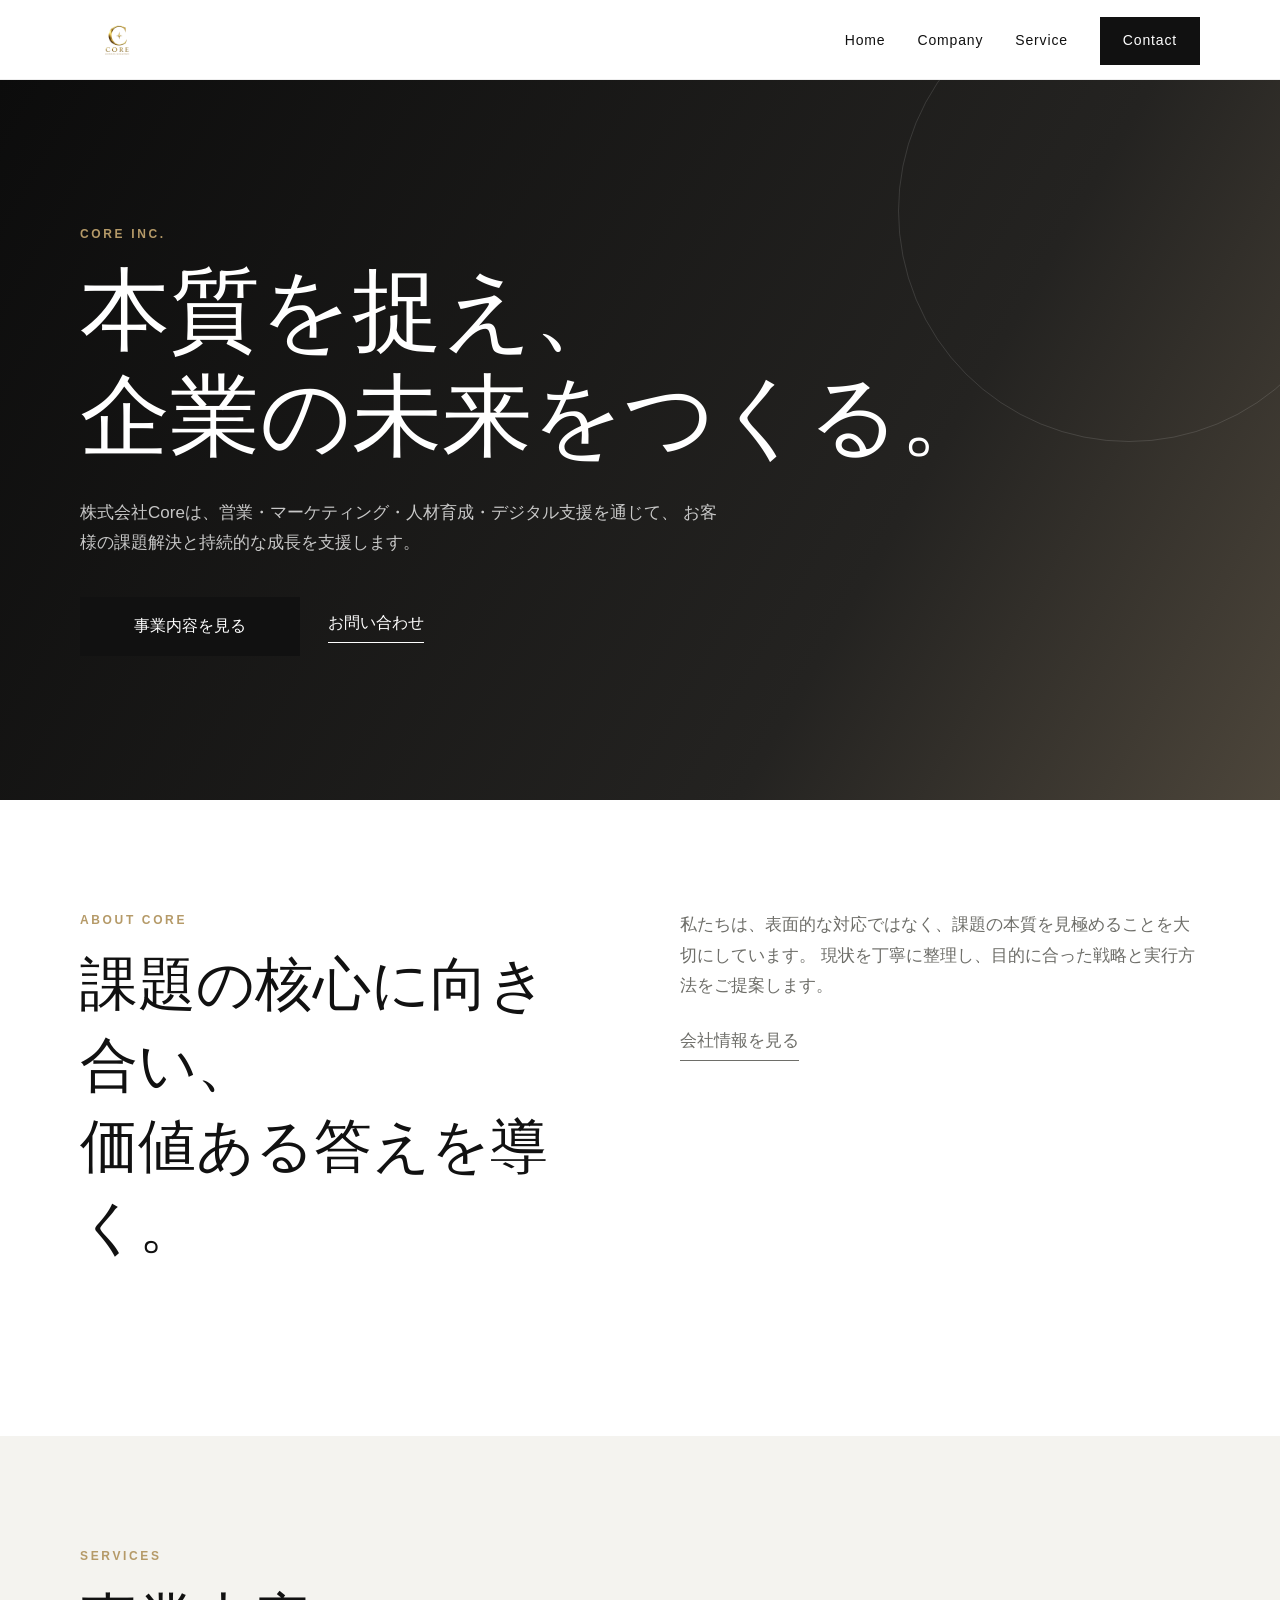
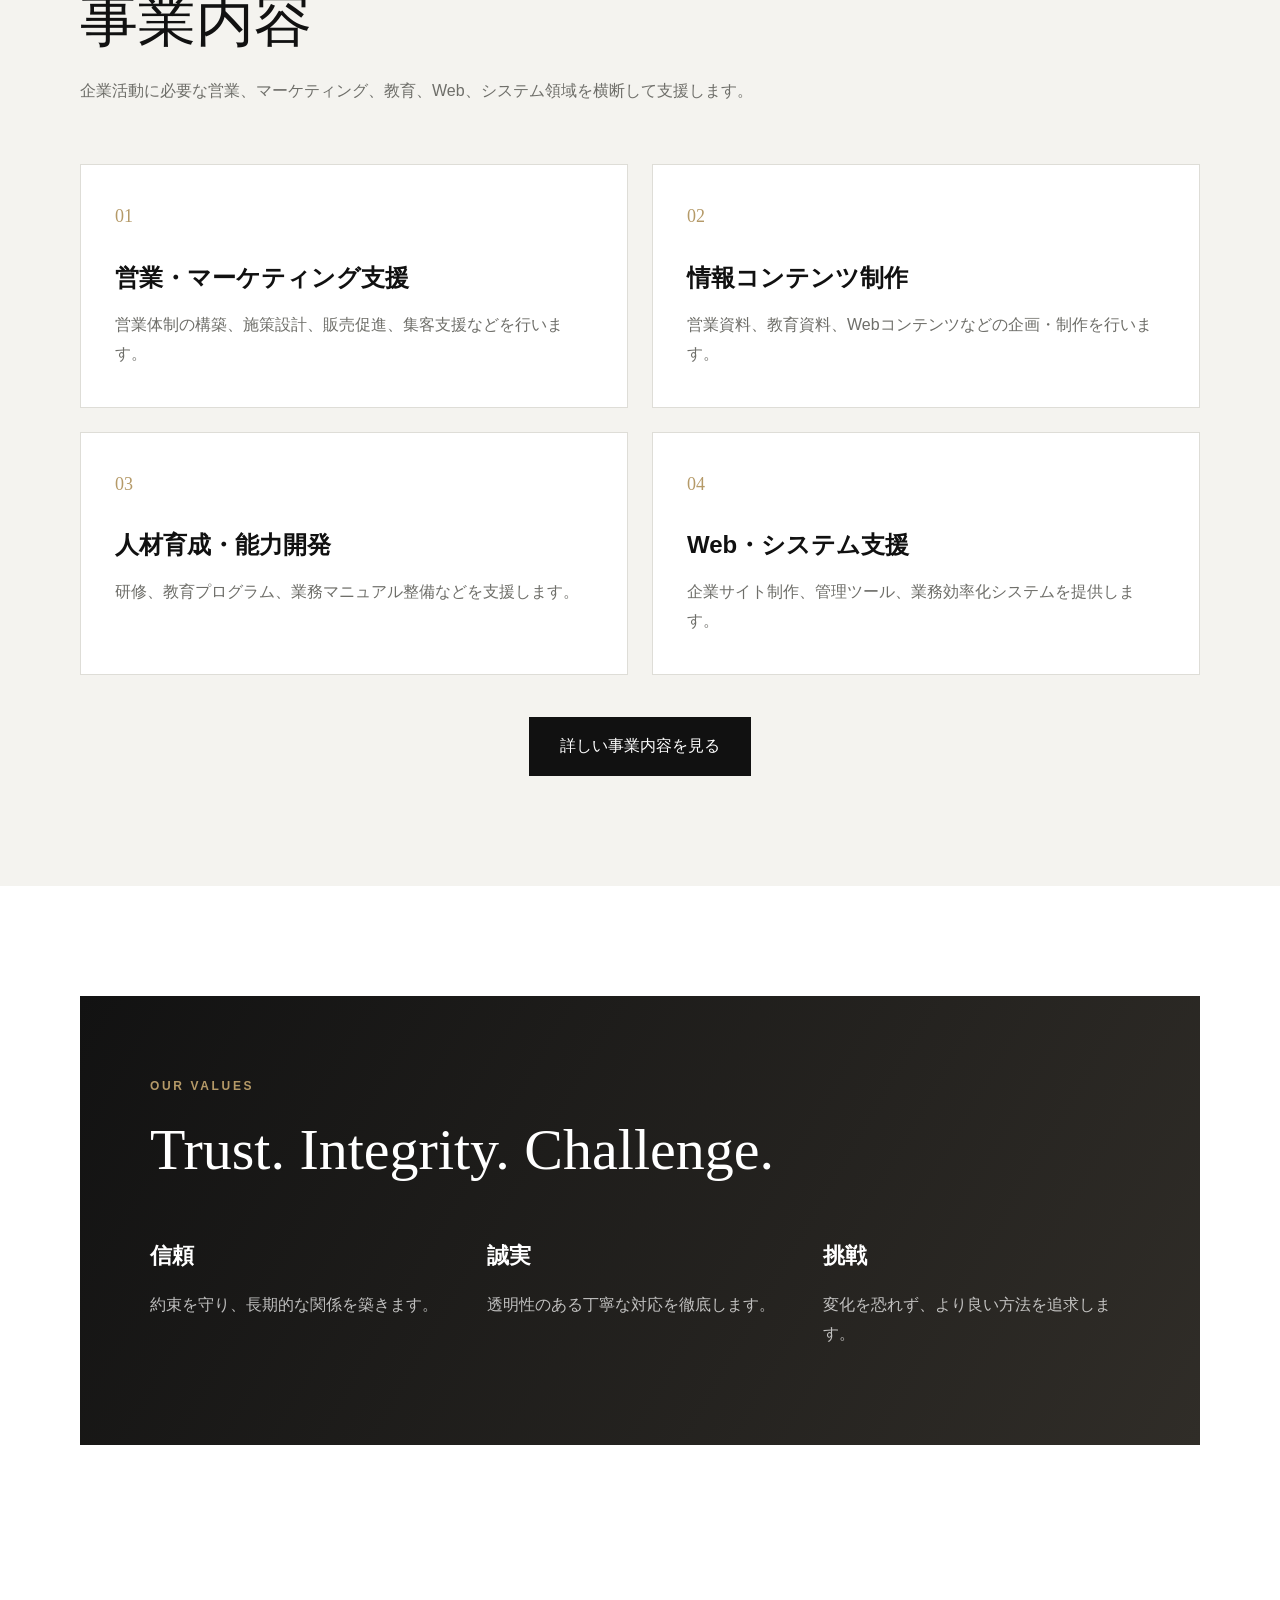
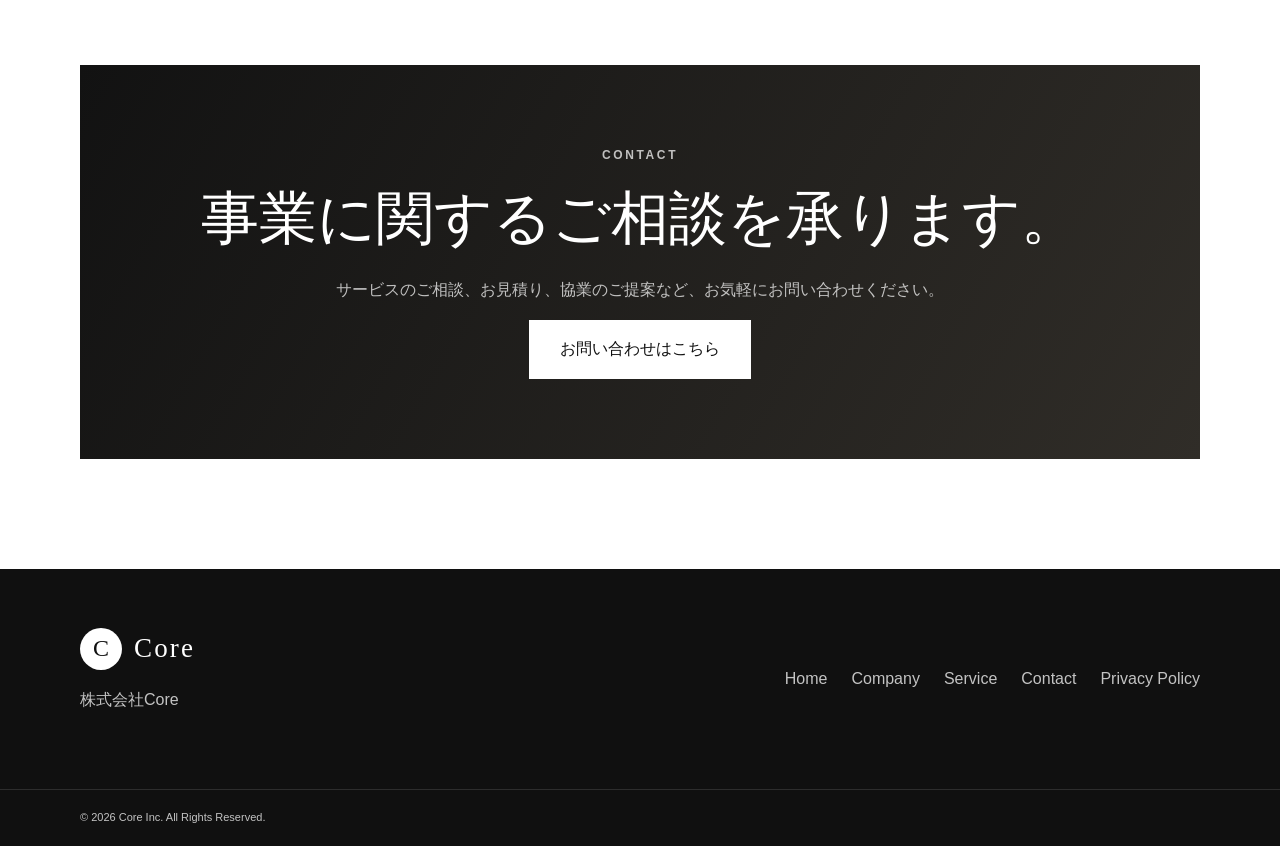
<file: index.html>
<!DOCTYPE html>
<html lang="ja">
<head>

  <meta charset="UTF-8">
  <meta name="viewport" content="width=device-width, initial-scale=1.0">

  <title>株式会社Core｜企業と現場の課題を解決する</title>
  <meta name="description" content="株式会社Coreは、営業支援、マーケティング支援、情報コンテンツ制作、人材育成、Web制作、システム開発を通じて企業の成長を支援します。">
  <link rel="stylesheet" href="./css/style.css">
</head>
<body>

  <header class="site-header">
    <div class="container header-inner">
     <a href="index.html" class="logo">
  <img src="images/logo-core.png" alt="株式会社Core">
</a>
      <button class="menu-toggle" type="button" aria-label="メニューを開く" aria-expanded="false">
        <span></span><span></span><span></span>
      </button>

      <nav class="global-nav">
        <a href="./index.html">Home</a>
        <a href="./company.html">Company</a>
        <a href="./service.html">Service</a>
        <a href="./contact.html" class="nav-contact">Contact</a>
      </nav>
    </div>
  </header>

  <main>
    <section class="hero">
      <div class="hero-bg"></div>
      <div class="container hero-content reveal">
        <p class="section-label">CORE INC.</p>
        <h1>本質を捉え、<br>企業の未来をつくる。</h1>
        <p class="hero-copy">
          株式会社Coreは、営業・マーケティング・人材育成・デジタル支援を通じて、
          お客様の課題解決と持続的な成長を支援します。
        </p>
        <div class="hero-actions">
          <a href="./service.html" class="button">事業内容を見る</a>
          <a href="./contact.html" class="text-link">お問い合わせ</a>
        </div>
      </div>
    </section>

    <section class="section">
      <div class="container split-grid">
        <div class="section-heading reveal">
          <p class="section-label">ABOUT CORE</p>
          <h2>課題の核心に向き合い、<br>価値ある答えを導く。</h2>
        </div>
        <div class="lead-copy reveal">
          <p>
            私たちは、表面的な対応ではなく、課題の本質を見極めることを大切にしています。
            現状を丁寧に整理し、目的に合った戦略と実行方法をご提案します。
          </p>
          <a href="./company.html" class="text-link">会社情報を見る</a>
        </div>
      </div>
    </section>

    <section class="section section-alt">
      <div class="container">
        <div class="section-heading reveal">
          <p class="section-label">SERVICES</p>
          <h2>事業内容</h2>
          <p class="section-description">
            企業活動に必要な営業、マーケティング、教育、Web、システム領域を横断して支援します。
          </p>
        </div>

        <div class="home-service-grid">
          <article class="home-service-card reveal">
            <span>01</span>
            <h3>営業・マーケティング支援</h3>
            <p>営業体制の構築、施策設計、販売促進、集客支援などを行います。</p>
          </article>
          <article class="home-service-card reveal">
            <span>02</span>
            <h3>情報コンテンツ制作</h3>
            <p>営業資料、教育資料、Webコンテンツなどの企画・制作を行います。</p>
          </article>
          <article class="home-service-card reveal">
            <span>03</span>
            <h3>人材育成・能力開発</h3>
            <p>研修、教育プログラム、業務マニュアル整備などを支援します。</p>
          </article>
          <article class="home-service-card reveal">
            <span>04</span>
            <h3>Web・システム支援</h3>
            <p>企業サイト制作、管理ツール、業務効率化システムを提供します。</p>
          </article>
        </div>

        <div class="section-action reveal">
          <a href="./service.html" class="button">詳しい事業内容を見る</a>
        </div>
      </div>
    </section>

    <section class="section">
      <div class="container">
        <div class="value-panel reveal">
          <p class="section-label">OUR VALUES</p>
          <h2>Trust. Integrity. Challenge.</h2>
          <div class="value-grid">
            <div><strong>信頼</strong><p>約束を守り、長期的な関係を築きます。</p></div>
            <div><strong>誠実</strong><p>透明性のある丁寧な対応を徹底します。</p></div>
            <div><strong>挑戦</strong><p>変化を恐れず、より良い方法を追求します。</p></div>
          </div>
        </div>
      </div>
    </section>

    <section class="section">
      <div class="container">
        <div class="cta-box reveal">
          <p class="section-label">CONTACT</p>
          <h2>事業に関するご相談を承ります。</h2>
          <p>サービスのご相談、お見積り、協業のご提案など、お気軽にお問い合わせください。</p>
          <a href="./contact.html" class="button button-light">お問い合わせはこちら</a>
        </div>
      </div>
    </section>
  </main>

  <footer class="site-footer">
    <div class="container footer-inner">
      <div class="footer-company">
        <a href="./index.html" class="footer-logo">
          <span class="logo-mark">C</span>
          <span class="logo-text">Core</span>
        </a>
        <p>株式会社Core</p>
      </div>

      <div class="footer-links">
        <a href="./index.html">Home</a>
        <a href="./company.html">Company</a>
        <a href="./service.html">Service</a>
        <a href="./contact.html">Contact</a>
        <a href="./privacy.html">Privacy Policy</a>
      </div>
    </div>

    <div class="footer-bottom">
      <div class="container">
        <p>&copy; <span id="year"></span> Core Inc. All Rights Reserved.</p>
      </div>
    </div>
  </footer>

  <script src="./js/script.js"></script>

</body>
</html>
</file>
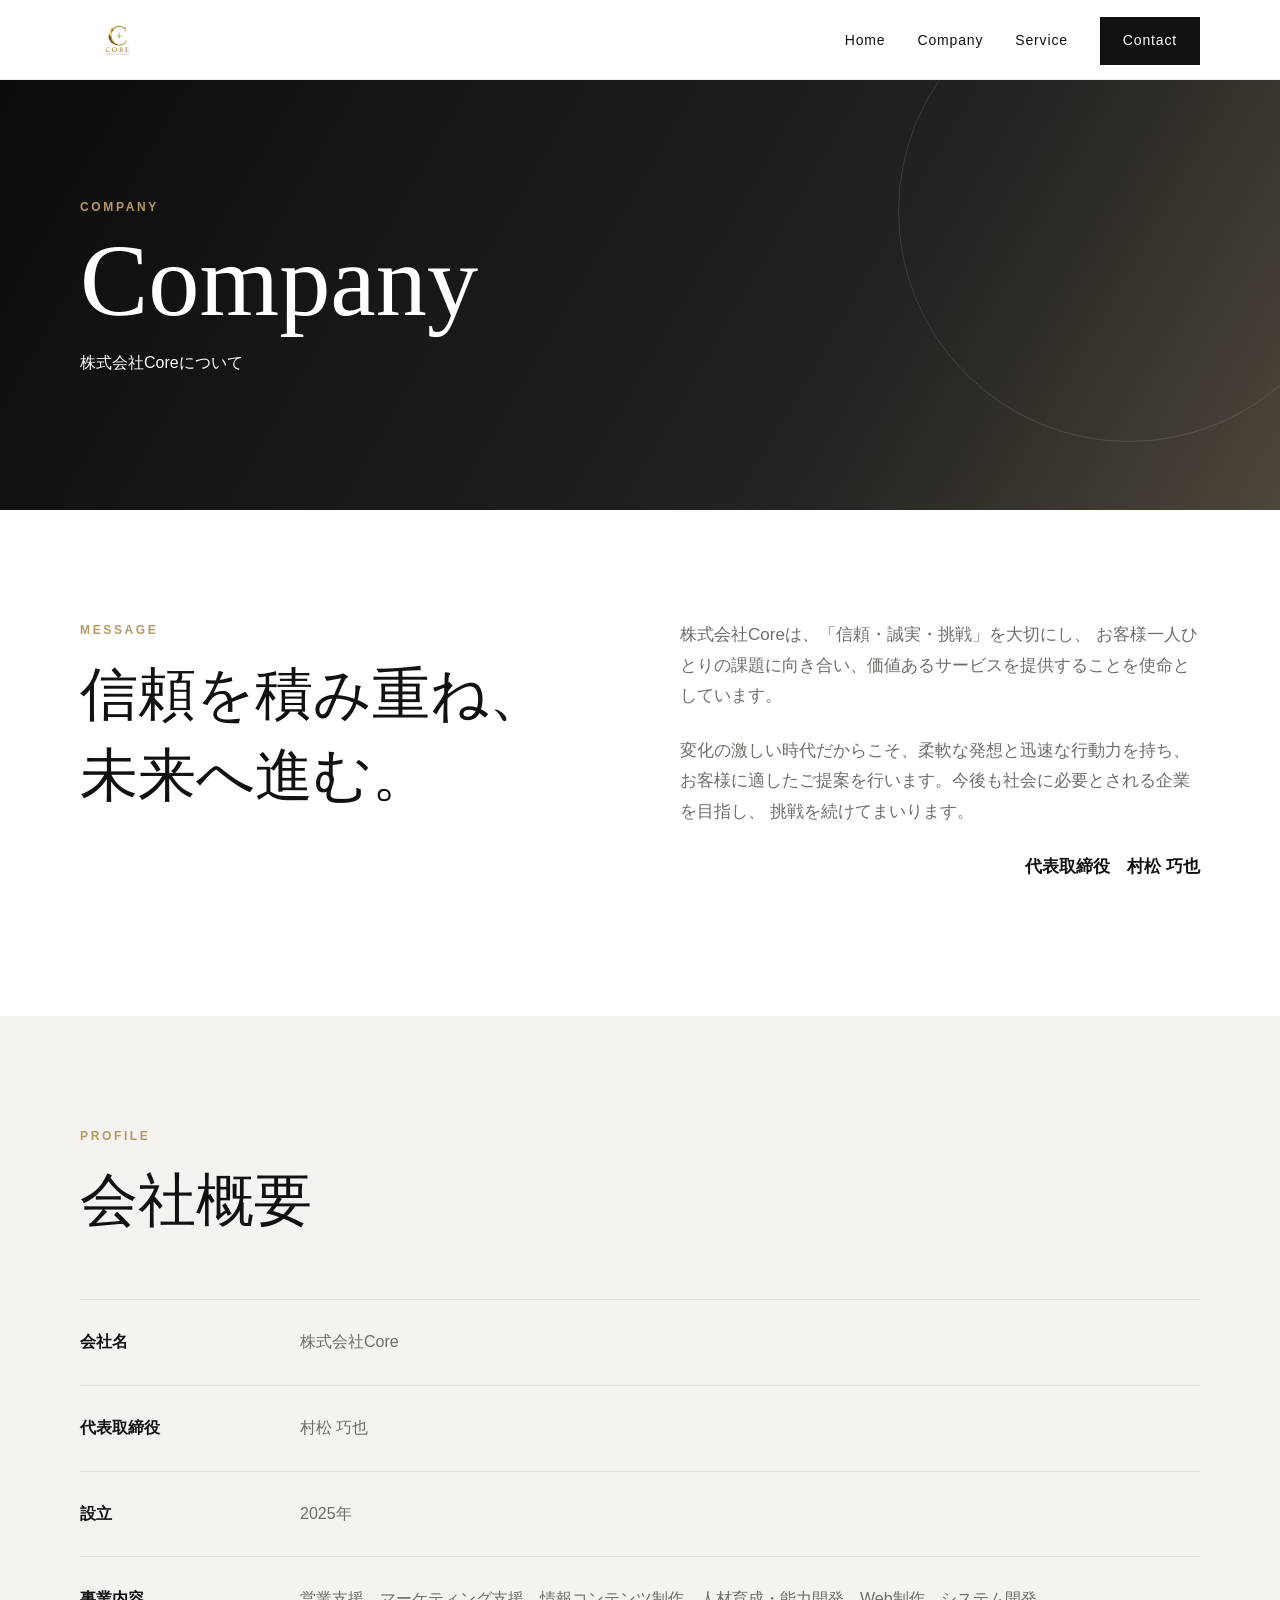
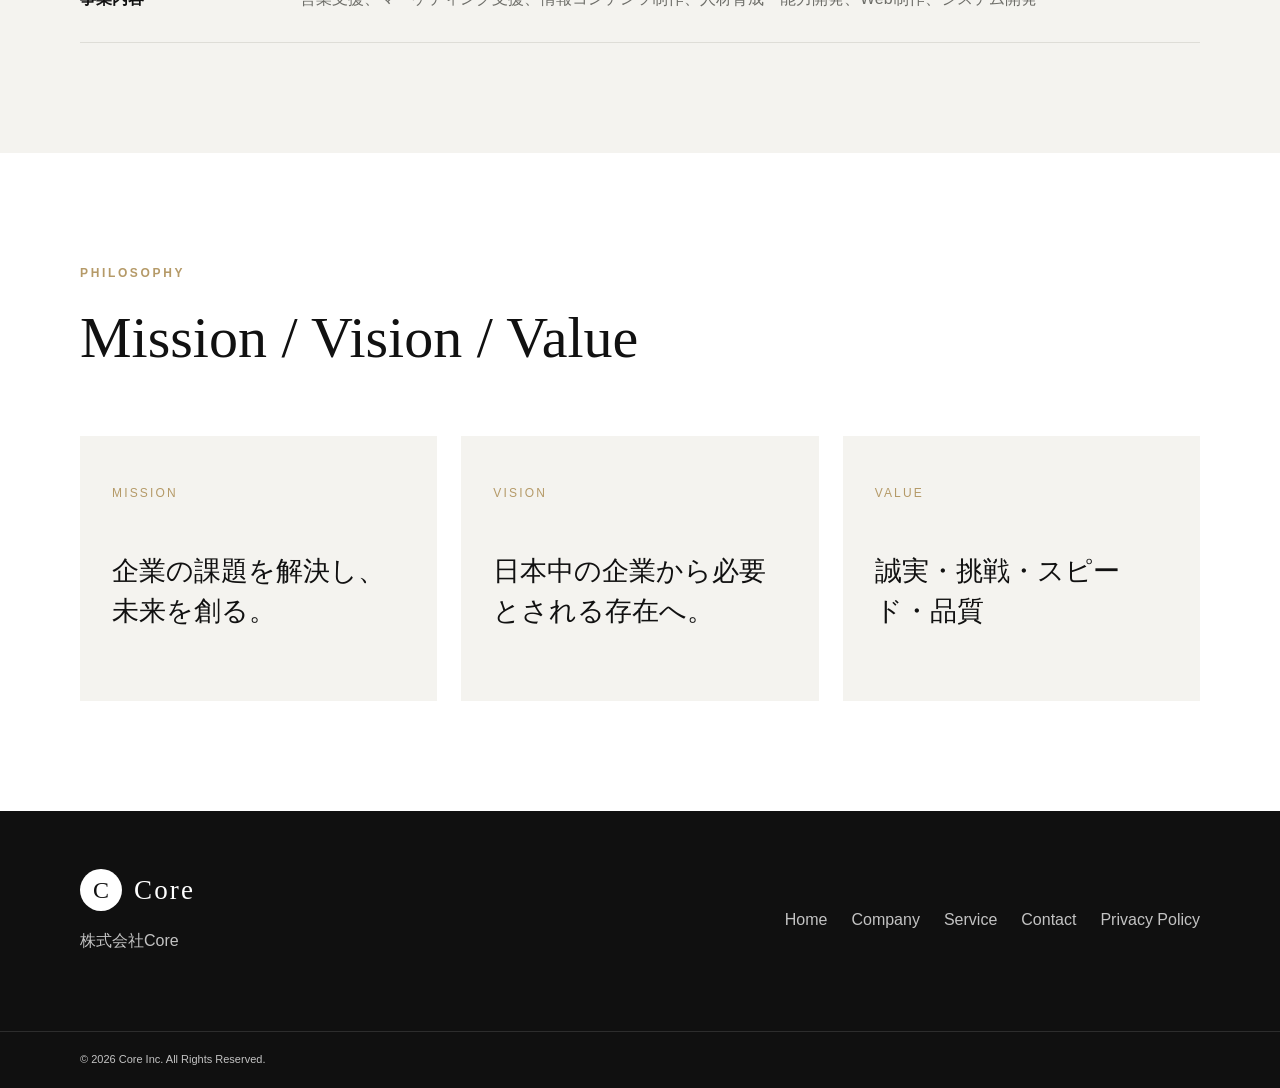
<file: company.html>
<!DOCTYPE html>
<html lang="ja">
<head>

  <meta charset="UTF-8">
  <meta name="viewport" content="width=device-width, initial-scale=1.0">

  <title>会社情報｜株式会社Core</title>
  <meta name="description" content="株式会社Coreの理念、会社概要、代表メッセージをご紹介します。">
  <link rel="stylesheet" href="./css/style.css">
</head>
<body>

  <header class="site-header">
    <div class="container header-inner">
  <a href="index.html" class="logo">
 <img src="images/logo-core-v2.png" alt="株式会社Core">
</a>

      <button class="menu-toggle" type="button" aria-label="メニューを開く" aria-expanded="false">
        <span></span><span></span><span></span>
      </button>

      <nav class="global-nav">
        <a href="./index.html">Home</a>
        <a href="./company.html">Company</a>
        <a href="./service.html">Service</a>
        <a href="./contact.html" class="nav-contact">Contact</a>
      </nav>
    </div>
  </header>

  <main>
    <section class="sub-hero">
      <div class="container sub-hero-content reveal">
        <p class="section-label">COMPANY</p>
        <h1>Company</h1>
        <p>株式会社Coreについて</p>
      </div>
    </section>

    <section class="section">
      <div class="container split-grid">
        <div class="section-heading reveal">
          <p class="section-label">MESSAGE</p>
          <h2>信頼を積み重ね、<br>未来へ進む。</h2>
        </div>
        <div class="lead-copy reveal">
          <p>
            株式会社Coreは、「信頼・誠実・挑戦」を大切にし、
            お客様一人ひとりの課題に向き合い、価値あるサービスを提供することを使命としています。
          </p>
          <p>
            変化の激しい時代だからこそ、柔軟な発想と迅速な行動力を持ち、
            お客様に適したご提案を行います。今後も社会に必要とされる企業を目指し、
            挑戦を続けてまいります。
          </p>
          <p class="signature">代表取締役　村松 巧也</p>
        </div>
      </div>
    </section>

    <section class="section section-alt">
      <div class="container">
        <div class="section-heading reveal">
          <p class="section-label">PROFILE</p>
          <h2>会社概要</h2>
        </div>
        <dl class="company-table reveal">
          <div><dt>会社名</dt><dd>株式会社Core</dd></div>
          <div><dt>代表取締役</dt><dd>村松 巧也</dd></div>
          <div><dt>設立</dt><dd>2025年</dd></div>
          <div><dt>事業内容</dt><dd>営業支援、マーケティング支援、情報コンテンツ制作、人材育成・能力開発、Web制作、システム開発</dd></div>
        </dl>
      </div>
    </section>

    <section class="section">
      <div class="container">
        <div class="section-heading reveal">
          <p class="section-label">PHILOSOPHY</p>
          <h2>Mission / Vision / Value</h2>
        </div>
        <div class="philosophy-grid">
          <article class="philosophy-card reveal"><span>MISSION</span><h3>企業の課題を解決し、未来を創る。</h3></article>
          <article class="philosophy-card reveal"><span>VISION</span><h3>日本中の企業から必要とされる存在へ。</h3></article>
          <article class="philosophy-card reveal"><span>VALUE</span><h3>誠実・挑戦・スピード・品質</h3></article>
        </div>
      </div>
    </section>
  </main>

  <footer class="site-footer">
    <div class="container footer-inner">
      <div class="footer-company">
        <a href="./index.html" class="footer-logo">
          <span class="logo-mark">C</span>
          <span class="logo-text">Core</span>
        </a>
        <p>株式会社Core</p>
      </div>

      <div class="footer-links">
        <a href="./index.html">Home</a>
        <a href="./company.html">Company</a>
        <a href="./service.html">Service</a>
        <a href="./contact.html">Contact</a>
        <a href="./privacy.html">Privacy Policy</a>
      </div>
    </div>

    <div class="footer-bottom">
      <div class="container">
        <p>&copy; <span id="year"></span> Core Inc. All Rights Reserved.</p>
      </div>
    </div>
  </footer>

  <script src="./js/script.js"></script>

</body>
</html>
</file>
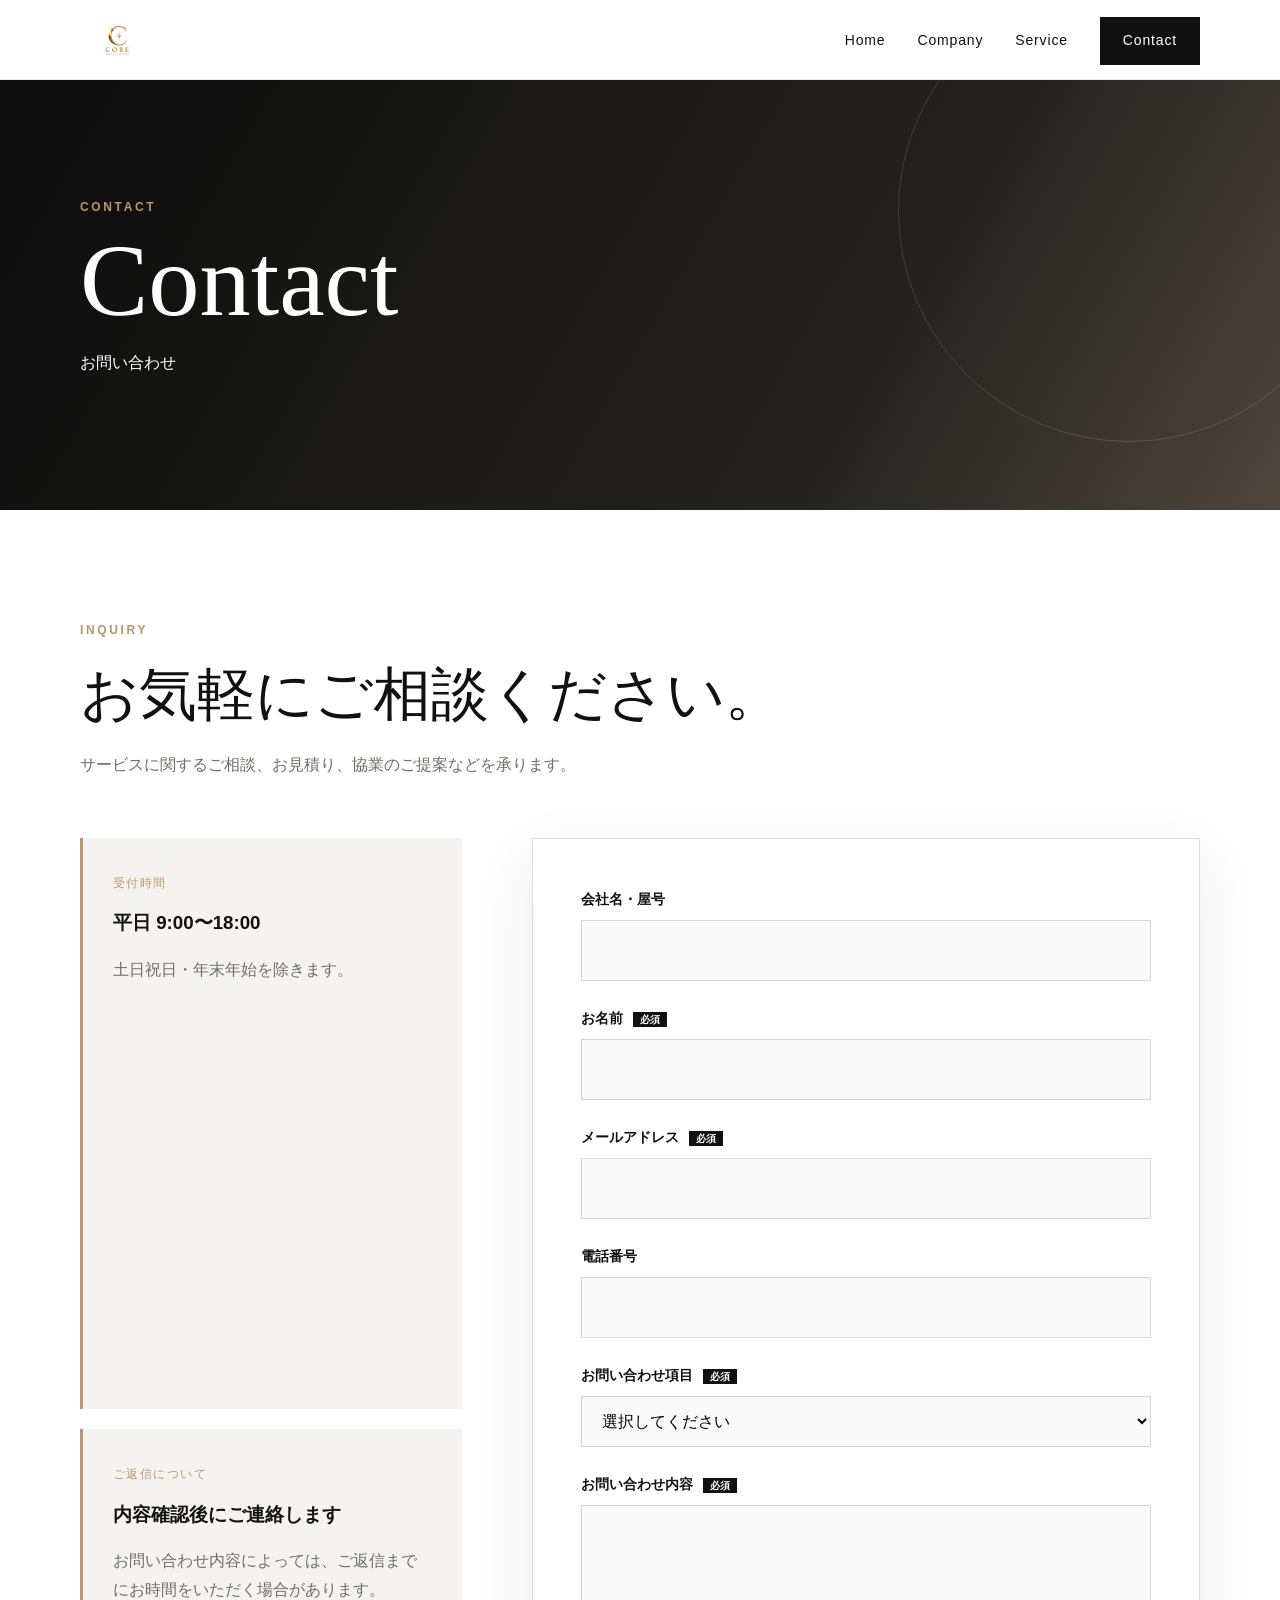
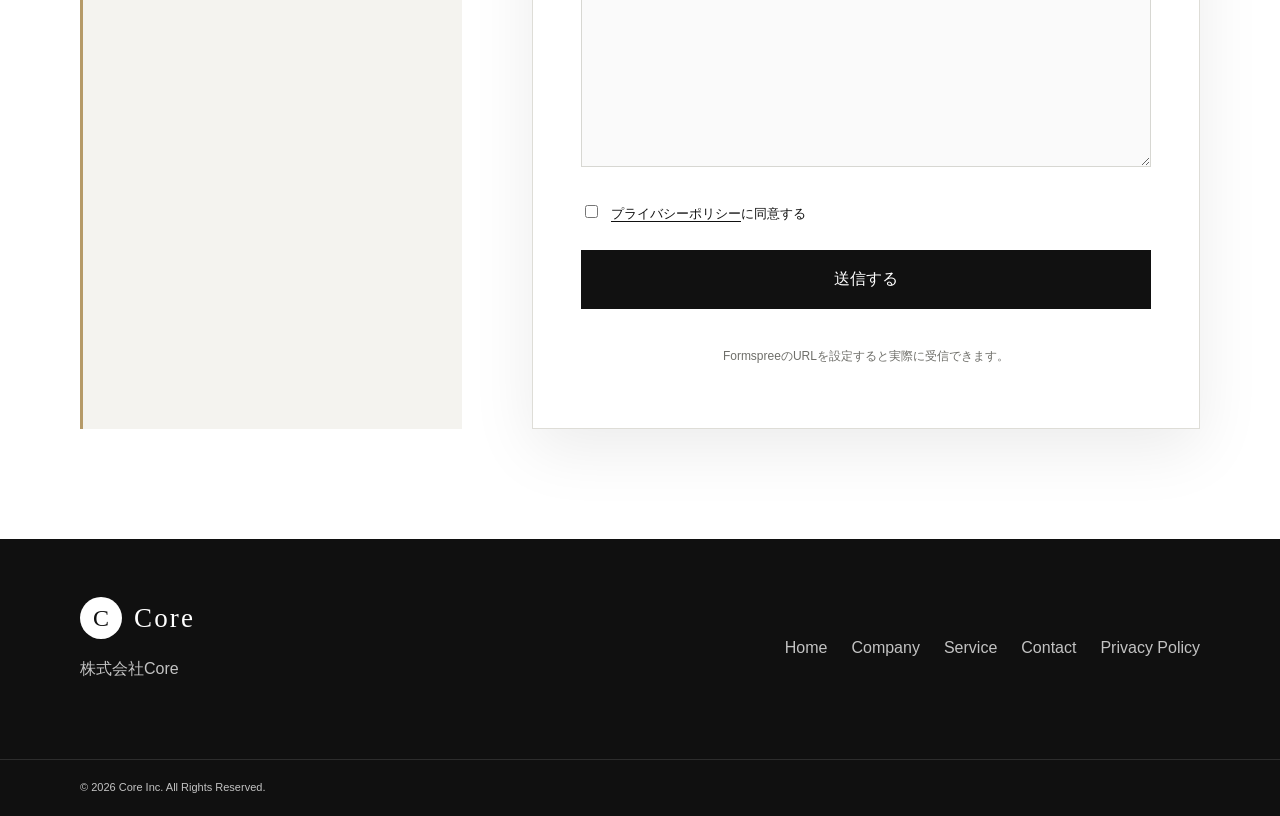
<file: contact.html>
<!DOCTYPE html>
<html lang="ja">
<head>

  <meta charset="UTF-8">
  <meta name="viewport" content="width=device-width, initial-scale=1.0">

  <title>お問い合わせ｜株式会社Core</title>
  <meta name="description" content="株式会社Coreへのお問い合わせはこちらからお願いいたします。">
  <link rel="stylesheet" href="./css/style.css">
</head>
<body>

  <header class="site-header">
    <div class="container header-inner">
   <a href="index.html" class="logo">
  <img src="images/logo-core.png" alt="株式会社Core">
</a>
      <button class="menu-toggle" type="button" aria-label="メニューを開く" aria-expanded="false">
        <span></span><span></span><span></span>
      </button>

      <nav class="global-nav">
        <a href="./index.html">Home</a>
        <a href="./company.html">Company</a>
        <a href="./service.html">Service</a>
        <a href="./contact.html" class="nav-contact">Contact</a>
      </nav>
    </div>
  </header>

  <main>
    <section class="sub-hero">
      <div class="container sub-hero-content reveal">
        <p class="section-label">CONTACT</p>
        <h1>Contact</h1>
        <p>お問い合わせ</p>
      </div>
    </section>

    <section class="section">
      <div class="container">
        <div class="section-heading reveal">
          <p class="section-label">INQUIRY</p>
          <h2>お気軽にご相談ください。</h2>
          <p class="section-description">サービスに関するご相談、お見積り、協業のご提案などを承ります。</p>
        </div>

        <div class="contact-layout">
          <div class="contact-information reveal">
            <div class="contact-info-card"><span>受付時間</span><h3>平日 9:00〜18:00</h3><p>土日祝日・年末年始を除きます。</p></div>
            <div class="contact-info-card"><span>ご返信について</span><h3>内容確認後にご連絡します</h3><p>お問い合わせ内容によっては、ご返信までにお時間をいただく場合があります。</p></div>
          </div>

          <div class="contact-form-wrap reveal">
            <form class="contact-form" action="https://formspree.io/f/ここを変更" method="POST">
              <div class="form-group"><label for="company">会社名・屋号</label><input id="company" name="会社名・屋号" type="text"></div>
              <div class="form-group"><label for="name">お名前 <span class="required">必須</span></label><input id="name" name="お名前" type="text" required></div>
              <div class="form-group"><label for="email">メールアドレス <span class="required">必須</span></label><input id="email" name="メールアドレス" type="email" required></div>
              <div class="form-group"><label for="phone">電話番号</label><input id="phone" name="電話番号" type="tel"></div>
              <div class="form-group"><label for="category">お問い合わせ項目 <span class="required">必須</span></label>
                <select id="category" name="お問い合わせ項目" required>
                  <option value="">選択してください</option>
                  <option>サービスについて</option><option>お見積りについて</option><option>業務提携について</option><option>その他</option>
                </select>
              </div>
              <div class="form-group"><label for="message">お問い合わせ内容 <span class="required">必須</span></label><textarea id="message" name="お問い合わせ内容" rows="8" required></textarea></div>
              <label class="form-check"><input type="checkbox" required><span><a href="./privacy.html" target="_blank">プライバシーポリシー</a>に同意する</span></label>
              <button type="submit" class="button form-submit">送信する</button>
              <p class="form-note">FormspreeのURLを設定すると実際に受信できます。</p>
            </form>
          </div>
        </div>
      </div>
    </section>
  </main>

  <footer class="site-footer">
    <div class="container footer-inner">
      <div class="footer-company">
        <a href="./index.html" class="footer-logo">
          <span class="logo-mark">C</span>
          <span class="logo-text">Core</span>
        </a>
        <p>株式会社Core</p>
      </div>

      <div class="footer-links">
        <a href="./index.html">Home</a>
        <a href="./company.html">Company</a>
        <a href="./service.html">Service</a>
        <a href="./contact.html">Contact</a>
        <a href="./privacy.html">Privacy Policy</a>
      </div>
    </div>

    <div class="footer-bottom">
      <div class="container">
        <p>&copy; <span id="year"></span> Core Inc. All Rights Reserved.</p>
      </div>
    </div>
  </footer>

  <script src="./js/script.js"></script>

</body>
</html>
</file>
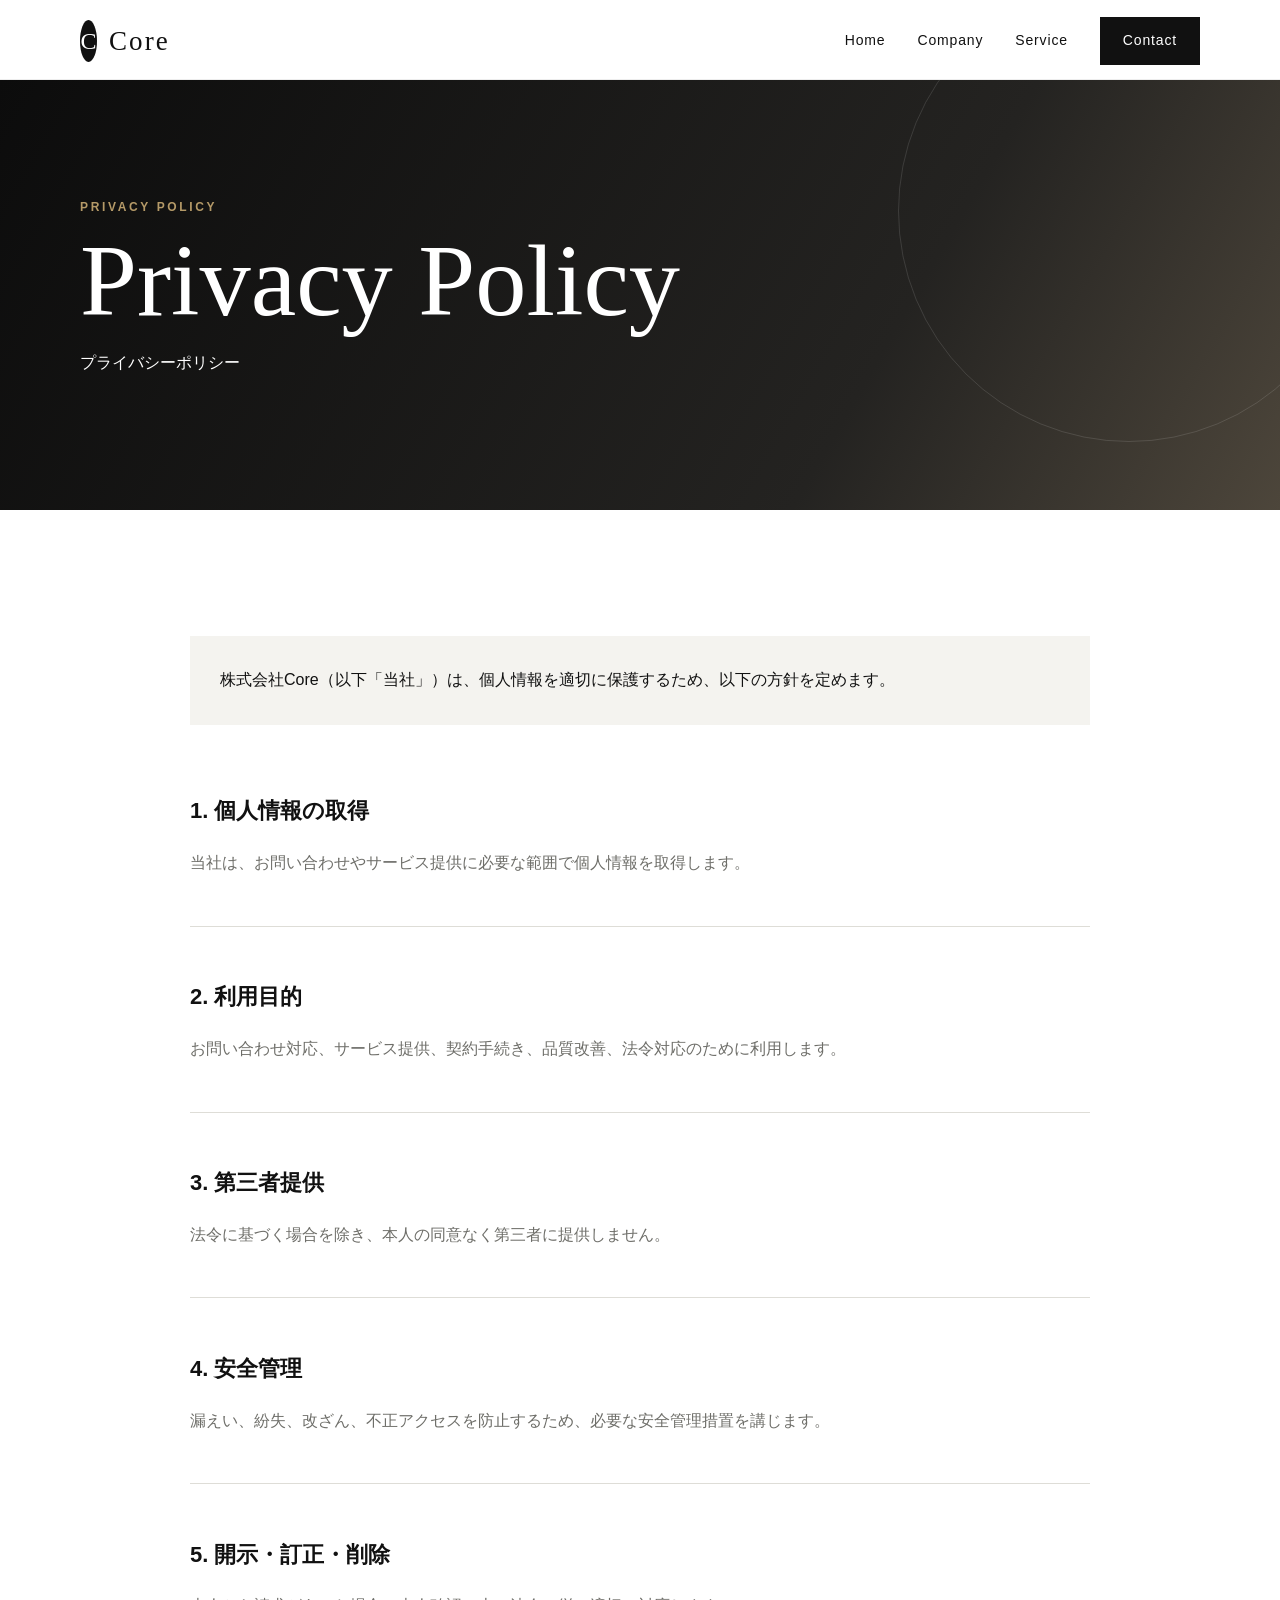
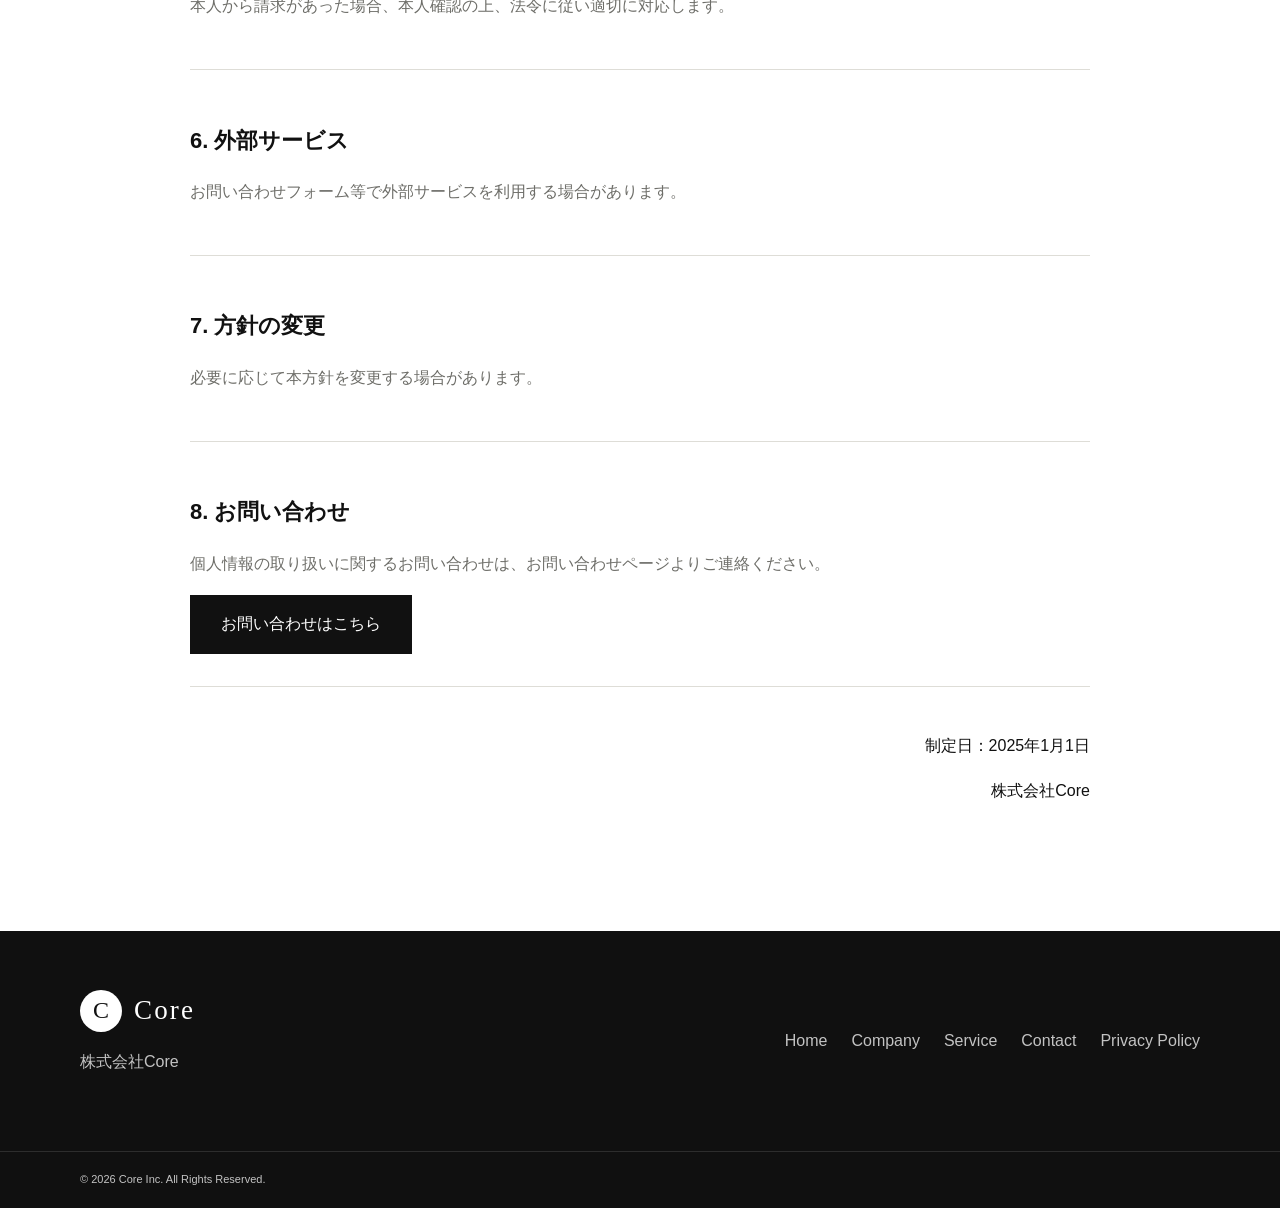
<file: privacy.html>
<!DOCTYPE html>
<html lang="ja">
<head>

  <meta charset="UTF-8">
  <meta name="viewport" content="width=device-width, initial-scale=1.0">

  <title>プライバシーポリシー｜株式会社Core</title>
  <meta name="description" content="株式会社Coreのプライバシーポリシーです。">
  <link rel="stylesheet" href="./css/style.css">
</head>
<body>

  <header class="site-header">
    <div class="container header-inner">
      <a href="./index.html" class="logo" aria-label="株式会社Core トップページ">
        <span class="logo-mark">C</span>
        <span class="logo-text">Core</span>
      </a>

      <button class="menu-toggle" type="button" aria-label="メニューを開く" aria-expanded="false">
        <span></span><span></span><span></span>
      </button>

      <nav class="global-nav">
        <a href="./index.html">Home</a>
        <a href="./company.html">Company</a>
        <a href="./service.html">Service</a>
        <a href="./contact.html" class="nav-contact">Contact</a>
      </nav>
    </div>
  </header>

  <main>
    <section class="sub-hero">
      <div class="container sub-hero-content reveal">
        <p class="section-label">PRIVACY POLICY</p>
        <h1>Privacy Policy</h1>
        <p>プライバシーポリシー</p>
      </div>
    </section>

    <section class="section">
      <div class="container privacy-content reveal">
        <p class="privacy-intro">株式会社Core（以下「当社」）は、個人情報を適切に保護するため、以下の方針を定めます。</p>
        <article><h2>1. 個人情報の取得</h2><p>当社は、お問い合わせやサービス提供に必要な範囲で個人情報を取得します。</p></article>
        <article><h2>2. 利用目的</h2><p>お問い合わせ対応、サービス提供、契約手続き、品質改善、法令対応のために利用します。</p></article>
        <article><h2>3. 第三者提供</h2><p>法令に基づく場合を除き、本人の同意なく第三者に提供しません。</p></article>
        <article><h2>4. 安全管理</h2><p>漏えい、紛失、改ざん、不正アクセスを防止するため、必要な安全管理措置を講じます。</p></article>
        <article><h2>5. 開示・訂正・削除</h2><p>本人から請求があった場合、本人確認の上、法令に従い適切に対応します。</p></article>
        <article><h2>6. 外部サービス</h2><p>お問い合わせフォーム等で外部サービスを利用する場合があります。</p></article>
        <article><h2>7. 方針の変更</h2><p>必要に応じて本方針を変更する場合があります。</p></article>
        <article><h2>8. お問い合わせ</h2><p>個人情報の取り扱いに関するお問い合わせは、お問い合わせページよりご連絡ください。</p><a href="./contact.html" class="button">お問い合わせはこちら</a></article>
        <div class="privacy-date"><p>制定日：2025年1月1日</p><p>株式会社Core</p></div>
      </div>
    </section>
  </main>

  <footer class="site-footer">
    <div class="container footer-inner">
      <div class="footer-company">
        <a href="./index.html" class="footer-logo">
          <span class="logo-mark">C</span>
          <span class="logo-text">Core</span>
        </a>
        <p>株式会社Core</p>
      </div>

      <div class="footer-links">
        <a href="./index.html">Home</a>
        <a href="./company.html">Company</a>
        <a href="./service.html">Service</a>
        <a href="./contact.html">Contact</a>
        <a href="./privacy.html">Privacy Policy</a>
      </div>
    </div>

    <div class="footer-bottom">
      <div class="container">
        <p>&copy; <span id="year"></span> Core Inc. All Rights Reserved.</p>
      </div>
    </div>
  </footer>

  <script src="./js/script.js"></script>

</body>
</html>
</file>
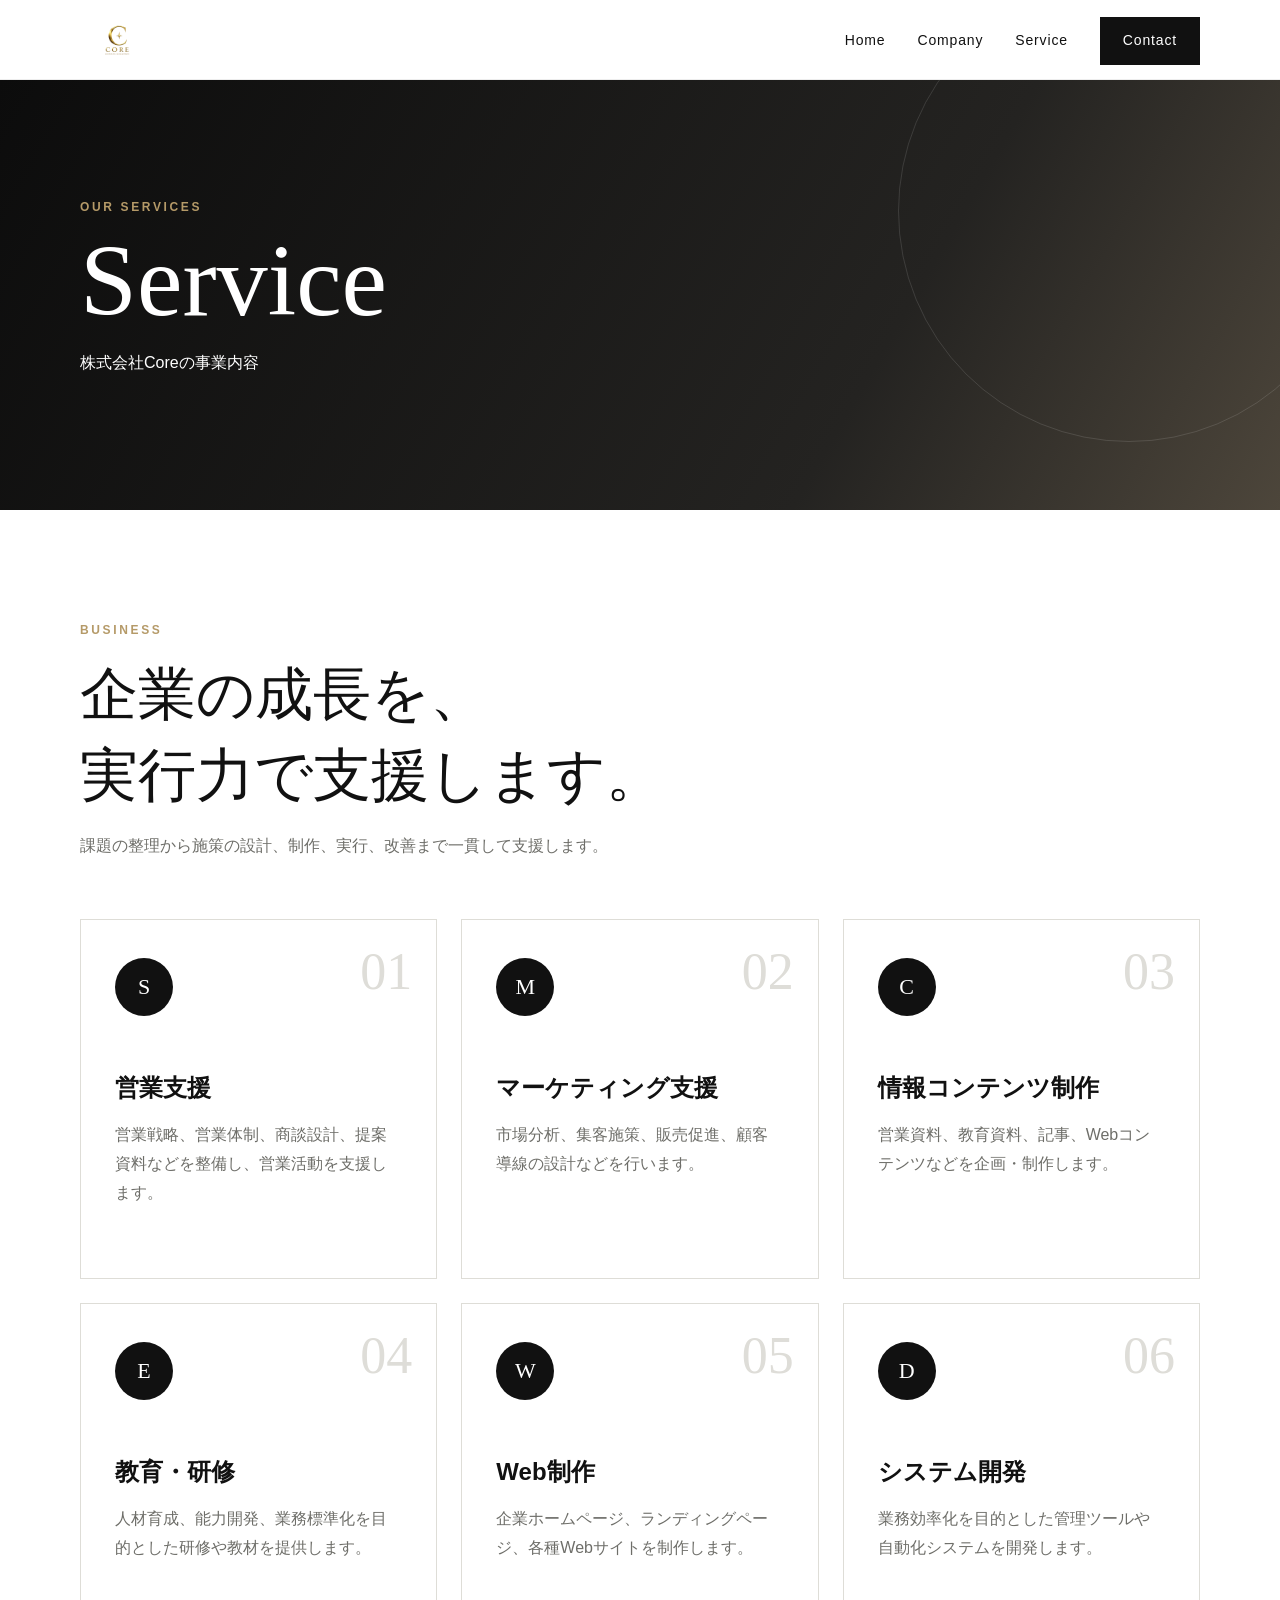
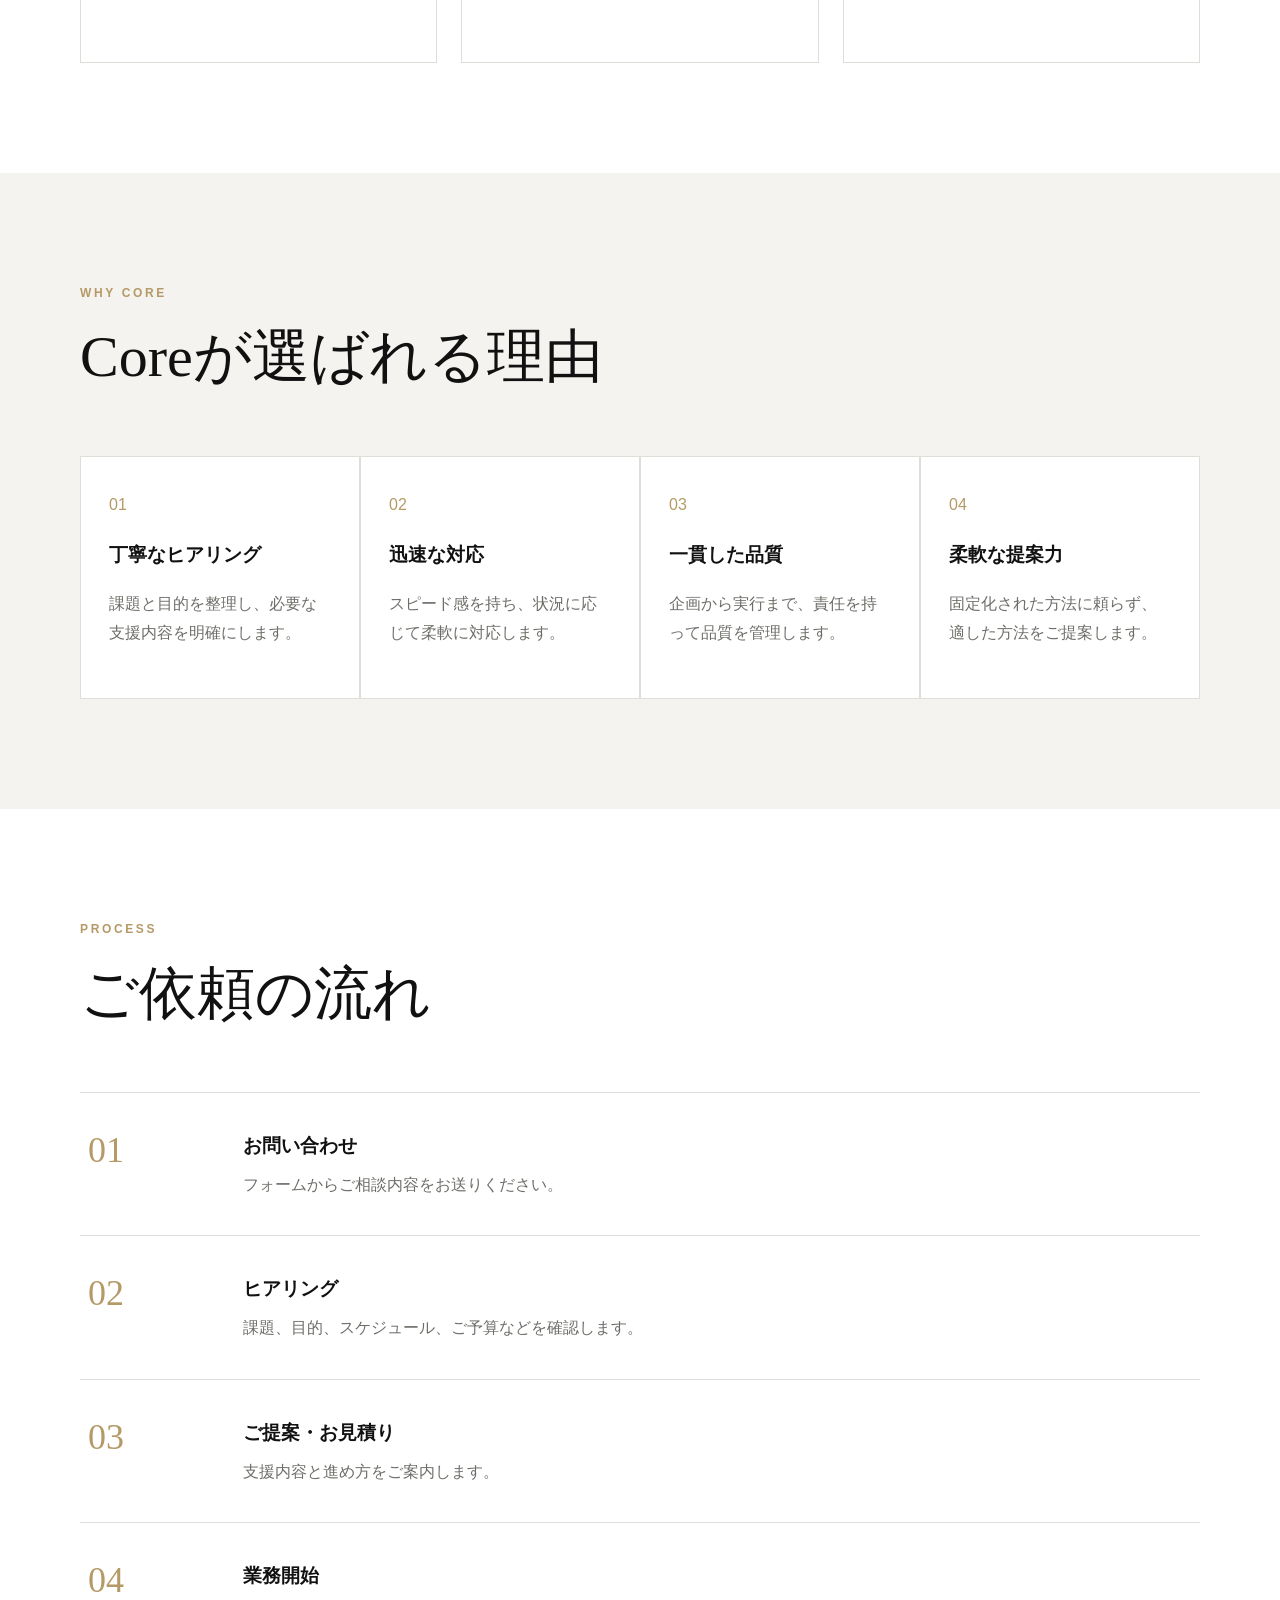
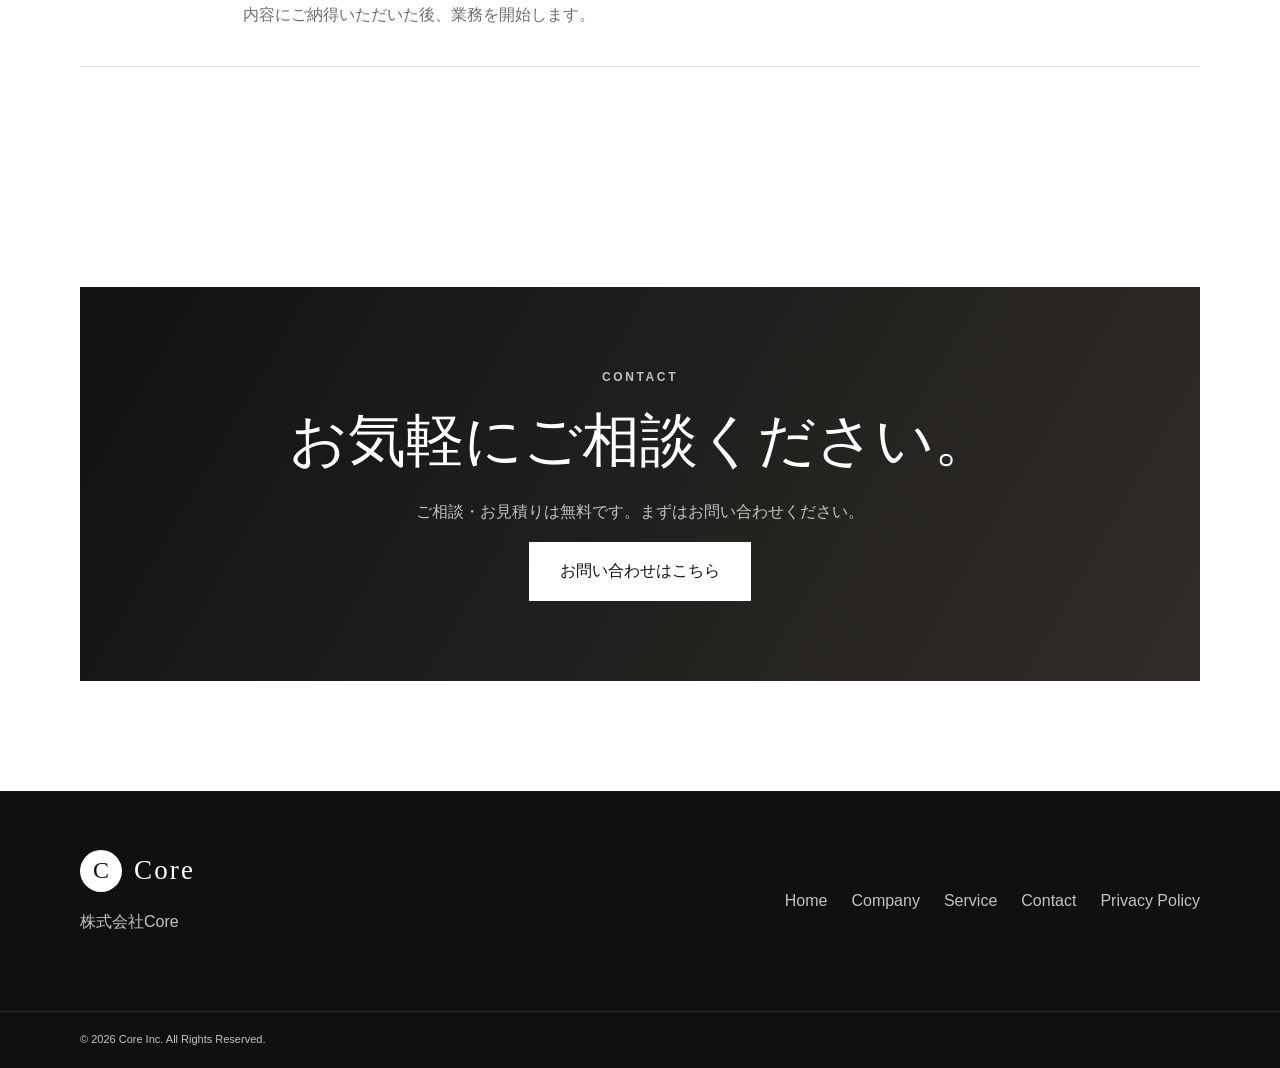
<file: service.html>
<!DOCTYPE html>
<html lang="ja">
<head>

  <meta charset="UTF-8">
  <meta name="viewport" content="width=device-width, initial-scale=1.0">

  <title>事業内容｜株式会社Core</title>
  <meta name="description" content="株式会社Coreの営業支援、マーケティング支援、コンテンツ制作、人材育成、Web制作、システム開発をご紹介します。">
  <link rel="stylesheet" href="./css/style.css">
</head>
<body>

  <header class="site-header">
    <div class="container header-inner">
<a href="index.html" class="logo">
  <img src="images/logo-core.png" alt="株式会社Core">
</a>

      <button class="menu-toggle" type="button" aria-label="メニューを開く" aria-expanded="false">
        <span></span><span></span><span></span>
      </button>

      <nav class="global-nav">
        <a href="./index.html">Home</a>
        <a href="./company.html">Company</a>
        <a href="./service.html">Service</a>
        <a href="./contact.html" class="nav-contact">Contact</a>
      </nav>
    </div>
  </header>

  <main>
    <section class="sub-hero">
      <div class="container sub-hero-content reveal">
        <p class="section-label">OUR SERVICES</p>
        <h1>Service</h1>
        <p>株式会社Coreの事業内容</p>
      </div>
    </section>

    <section class="section">
      <div class="container">
        <div class="section-heading reveal">
          <p class="section-label">BUSINESS</p>
          <h2>企業の成長を、<br>実行力で支援します。</h2>
          <p class="section-description">
            課題の整理から施策の設計、制作、実行、改善まで一貫して支援します。
          </p>
        </div>

        <div class="service-grid">
          <article class="service-card reveal"><div class="service-number">01</div><div class="service-icon">S</div><h3>営業支援</h3><p>営業戦略、営業体制、商談設計、提案資料などを整備し、営業活動を支援します。</p></article>
          <article class="service-card reveal"><div class="service-number">02</div><div class="service-icon">M</div><h3>マーケティング支援</h3><p>市場分析、集客施策、販売促進、顧客導線の設計などを行います。</p></article>
          <article class="service-card reveal"><div class="service-number">03</div><div class="service-icon">C</div><h3>情報コンテンツ制作</h3><p>営業資料、教育資料、記事、Webコンテンツなどを企画・制作します。</p></article>
          <article class="service-card reveal"><div class="service-number">04</div><div class="service-icon">E</div><h3>教育・研修</h3><p>人材育成、能力開発、業務標準化を目的とした研修や教材を提供します。</p></article>
          <article class="service-card reveal"><div class="service-number">05</div><div class="service-icon">W</div><h3>Web制作</h3><p>企業ホームページ、ランディングページ、各種Webサイトを制作します。</p></article>
          <article class="service-card reveal"><div class="service-number">06</div><div class="service-icon">D</div><h3>システム開発</h3><p>業務効率化を目的とした管理ツールや自動化システムを開発します。</p></article>
        </div>
      </div>
    </section>

    <section class="section section-alt">
      <div class="container">
        <div class="section-heading reveal">
          <p class="section-label">WHY CORE</p>
          <h2>Coreが選ばれる理由</h2>
        </div>
        <div class="reason-grid">
          <article class="reason-card reveal"><span>01</span><h3>丁寧なヒアリング</h3><p>課題と目的を整理し、必要な支援内容を明確にします。</p></article>
          <article class="reason-card reveal"><span>02</span><h3>迅速な対応</h3><p>スピード感を持ち、状況に応じて柔軟に対応します。</p></article>
          <article class="reason-card reveal"><span>03</span><h3>一貫した品質</h3><p>企画から実行まで、責任を持って品質を管理します。</p></article>
          <article class="reason-card reveal"><span>04</span><h3>柔軟な提案力</h3><p>固定化された方法に頼らず、適した方法をご提案します。</p></article>
        </div>
      </div>
    </section>

    <section class="section">
      <div class="container">
        <div class="section-heading reveal">
          <p class="section-label">PROCESS</p>
          <h2>ご依頼の流れ</h2>
        </div>
        <div class="process-list">
          <article class="process-item reveal"><span>01</span><div><h3>お問い合わせ</h3><p>フォームからご相談内容をお送りください。</p></div></article>
          <article class="process-item reveal"><span>02</span><div><h3>ヒアリング</h3><p>課題、目的、スケジュール、ご予算などを確認します。</p></div></article>
          <article class="process-item reveal"><span>03</span><div><h3>ご提案・お見積り</h3><p>支援内容と進め方をご案内します。</p></div></article>
          <article class="process-item reveal"><span>04</span><div><h3>業務開始</h3><p>内容にご納得いただいた後、業務を開始します。</p></div></article>
        </div>
      </div>
    </section>

    <section class="section">
      <div class="container">
        <div class="cta-box reveal">
          <p class="section-label">CONTACT</p>
          <h2>お気軽にご相談ください。</h2>
          <p>ご相談・お見積りは無料です。まずはお問い合わせください。</p>
          <a href="./contact.html" class="button button-light">お問い合わせはこちら</a>
        </div>
      </div>
    </section>
  </main>

  <footer class="site-footer">
    <div class="container footer-inner">
      <div class="footer-company">
        <a href="./index.html" class="footer-logo">
          <span class="logo-mark">C</span>
          <span class="logo-text">Core</span>
        </a>
        <p>株式会社Core</p>
      </div>

      <div class="footer-links">
        <a href="./index.html">Home</a>
        <a href="./company.html">Company</a>
        <a href="./service.html">Service</a>
        <a href="./contact.html">Contact</a>
        <a href="./privacy.html">Privacy Policy</a>
      </div>
    </div>

    <div class="footer-bottom">
      <div class="container">
        <p>&copy; <span id="year"></span> Core Inc. All Rights Reserved.</p>
      </div>
    </div>
  </footer>

  <script src="./js/script.js"></script>

</body>
</html>
</file>
<file: css/style.css>
:root {
  --black:#111111;
  --dark:#1d1d1b;
  --white:#ffffff;
  --soft:#f4f3ef;
  --gray:#6e6e69;
  --gold:#b59a68;
  --line:#deddd7;
  --shadow:0 20px 60px rgba(0,0,0,.08);
}

*{box-sizing:border-box}
html{scroll-behavior:smooth}
body{margin:0;color:var(--black);background:var(--white);font-family:"Yu Gothic","Hiragino Kaku Gothic ProN",Meiryo,sans-serif;line-height:1.8}
a{color:inherit;text-decoration:none}
button,input,select,textarea{font:inherit}
.container{width:min(1120px,calc(100% - 48px));margin:0 auto}

.site-header{position:sticky;top:0;z-index:1000;background:rgba(255,255,255,.94);border-bottom:1px solid rgba(0,0,0,.07);backdrop-filter:blur(16px)}
.header-inner{min-height:82px;display:flex;align-items:center;justify-content:space-between}
.logo,.footer-logo{display:inline-flex;align-items:center;gap:12px}
.logo-mark{width:42px;height:42px;display:grid;place-items:center;border-radius:50%;background:var(--black);color:var(--white);font:24px Georgia,serif}
.logo-text{font:27px Georgia,serif;letter-spacing:.08em}
.global-nav{display:flex;align-items:center;gap:32px}
.global-nav a{font-size:14px;letter-spacing:.06em}
.nav-contact{padding:11px 23px;background:var(--black);color:var(--white)}
.menu-toggle{display:none;background:none;border:0;width:42px;height:42px;cursor:pointer}
.menu-toggle span{display:block;height:1px;background:var(--black);margin:7px 0}

.hero,.sub-hero{position:relative;overflow:hidden;color:var(--white);background:linear-gradient(120deg,#0c0c0c 0%,#242321 68%,#4d463b 100%)}
.hero{min-height:720px;display:flex;align-items:center}
.hero::after,.sub-hero::after{content:"";position:absolute;width:460px;height:460px;border:1px solid rgba(255,255,255,.12);border-radius:50%;right:-80px;top:-100px}
.hero-content,.sub-hero-content{position:relative;z-index:1}
.hero-content{padding:120px 0}
.hero h1{font:400 clamp(48px,7vw,92px)/1.18 Georgia,serif;margin:8px 0 28px}
.hero-copy{max-width:650px;color:rgba(255,255,255,.76);font-size:17px}
.hero-actions{display:flex;align-items:center;gap:28px;margin-top:38px}
.sub-hero{min-height:430px;display:flex;align-items:center}
.sub-hero-content{padding:80px 0}
.sub-hero h1{font:400 clamp(54px,8vw,104px)/1 Georgia,serif;margin:4px 0 12px}

.section{padding:110px 0}
.section-alt{background:var(--soft)}
.section-label{margin:0 0 12px;color:var(--gold);font-size:12px;font-weight:700;letter-spacing:.22em}
.section-heading{max-width:780px;margin-bottom:58px}
.section-heading h2,.cta-box h2,.value-panel h2{font:400 clamp(34px,5vw,58px)/1.4 Georgia,serif;margin:0}
.section-description{max-width:720px;color:var(--gray)}
.split-grid{display:grid;grid-template-columns:1fr 1fr;gap:80px;align-items:start}
.lead-copy{font-size:17px;color:var(--gray)}
.lead-copy p{margin-top:0;margin-bottom:24px}
.signature{text-align:right;color:var(--black);font-weight:700}
.text-link{display:inline-block;border-bottom:1px solid currentColor;padding-bottom:4px}

.button{min-width:220px;min-height:58px;display:inline-flex;align-items:center;justify-content:center;padding:14px 30px;background:var(--black);color:var(--white);border:1px solid var(--black);transition:.3s}
.button:hover{background:var(--white);color:var(--black)}
.button-light{background:var(--white);color:var(--black);border-color:var(--white)}
.button-light:hover{background:transparent;color:var(--white)}

.home-service-grid,.service-grid{display:grid;grid-template-columns:repeat(2,1fr);gap:24px}
.home-service-card,.service-card{position:relative;padding:38px 34px;background:var(--white);border:1px solid var(--line);transition:.3s}
.home-service-card:hover,.service-card:hover{transform:translateY(-8px);box-shadow:var(--shadow)}
.home-service-card span,.service-number{color:var(--gold);font:18px Georgia,serif}
.home-service-card h3,.service-card h3{font-size:24px;margin:24px 0 12px}
.home-service-card p,.service-card p{color:var(--gray);margin:0}
.service-grid{grid-template-columns:repeat(3,1fr)}
.service-card{min-height:360px}
.service-number{position:absolute;top:22px;right:24px;font-size:52px;color:#deddd8}
.service-icon{width:58px;height:58px;display:grid;place-items:center;border-radius:50%;background:var(--black);color:var(--white);font:22px Georgia,serif;margin-bottom:50px}
.section-action{text-align:center;margin-top:42px}

.value-panel,.cta-box{padding:80px 70px;background:linear-gradient(120deg,#121212,#302d28);color:var(--white)}
.value-grid{display:grid;grid-template-columns:repeat(3,1fr);gap:30px;margin-top:45px}
.value-grid strong{font-size:22px}
.value-grid p,.cta-box p{color:rgba(255,255,255,.72)}
.cta-box{text-align:center}

.company-table{margin:0}
.company-table div{display:grid;grid-template-columns:220px 1fr;border-top:1px solid var(--line);padding:28px 0}
.company-table div:last-child{border-bottom:1px solid var(--line)}
.company-table dt{font-weight:700}
.company-table dd{margin:0;color:var(--gray)}

.philosophy-grid{display:grid;grid-template-columns:repeat(3,1fr);gap:24px}
.philosophy-card{padding:42px 32px;background:var(--soft);min-height:240px}
.philosophy-card span{color:var(--gold);font-size:12px;letter-spacing:.18em}
.philosophy-card h3{font:400 27px/1.5 Georgia,serif;margin-top:44px}

.reason-grid{display:grid;grid-template-columns:repeat(4,1fr)}
.reason-card{padding:34px 28px;background:var(--white);border:1px solid var(--line)}
.reason-card span{color:var(--gold)}
.reason-card p{color:var(--gray)}
.process-list{border-top:1px solid var(--line)}
.process-item{display:grid;grid-template-columns:130px 1fr;gap:25px;padding:36px 8px;border-bottom:1px solid var(--line)}
.process-item>span{font:36px Georgia,serif;color:var(--gold)}
.process-item h3{margin:0 0 8px}
.process-item p{margin:0;color:var(--gray)}

.contact-layout{display:grid;grid-template-columns:.8fr 1.4fr;gap:70px}
.contact-information{display:grid;gap:20px}
.contact-info-card{padding:30px;background:var(--soft);border-left:3px solid var(--gold)}
.contact-info-card span{font-size:12px;letter-spacing:.12em;color:var(--gold)}
.contact-info-card h3{margin:10px 0}
.contact-info-card p{color:var(--gray)}
.contact-form-wrap{padding:48px;border:1px solid var(--line);box-shadow:var(--shadow)}
.contact-form{display:grid;gap:25px}
.form-group label{display:block;margin-bottom:8px;font-weight:700;font-size:14px}
.form-group input,.form-group select,.form-group textarea{width:100%;padding:15px 16px;border:1px solid #d7d7d2;background:#fafafa;outline:none}
.form-group input:focus,.form-group select:focus,.form-group textarea:focus{border-color:var(--black);background:var(--white)}
.required{font-size:10px;background:var(--black);color:var(--white);padding:2px 7px;margin-left:6px}
.form-check{display:flex;gap:10px;align-items:flex-start;font-size:13px}
.form-check a{border-bottom:1px solid currentColor}
.form-submit{width:100%}
.form-note{text-align:center;color:var(--gray);font-size:12px}

.privacy-content{max-width:900px}
.privacy-intro{padding:30px;background:var(--soft)}
.privacy-content article{padding:32px 0;border-bottom:1px solid var(--line)}
.privacy-content article h2{font-size:22px}
.privacy-content article p{color:var(--gray)}
.privacy-date{text-align:right;margin-top:45px}

.site-footer{background:#101010;color:rgba(255,255,255,.75)}
.footer-inner{min-height:220px;display:flex;align-items:center;justify-content:space-between;gap:40px}
.footer-logo{color:var(--white)}
.footer-logo .logo-mark{background:var(--white);color:var(--black)}
.footer-links{display:flex;flex-wrap:wrap;gap:14px 24px}
.footer-bottom{border-top:1px solid rgba(255,255,255,.12);padding:18px 0}
.footer-bottom p{margin:0;font-size:11px}

.reveal{opacity:0;transform:translateY(28px);transition:opacity .8s ease,transform .8s ease}
.reveal.is-visible{opacity:1;transform:none}

@media(max-width:900px){
  .service-grid,.philosophy-grid{grid-template-columns:repeat(2,1fr)}
  .reason-grid{grid-template-columns:repeat(2,1fr)}
  .split-grid,.contact-layout{grid-template-columns:1fr;gap:45px}
  .footer-inner{padding:60px 0;align-items:flex-start;flex-direction:column}
}

@media(max-width:700px){
  .container{width:min(100% - 32px,1120px)}
  .header-inner{min-height:68px}
  .menu-toggle{display:block;position:relative;z-index:1002}
  .global-nav{position:fixed;inset:0;z-index:1001;display:flex;flex-direction:column;justify-content:center;visibility:hidden;opacity:0;background:rgba(255,255,255,.98);transition:.3s}
  .global-nav.is-open{visibility:visible;opacity:1}
  .global-nav a{font-size:18px}
  .nav-contact{min-width:190px;text-align:center}
  .menu-toggle.is-open span:nth-child(1){transform:translateY(8px) rotate(45deg)}
  .menu-toggle.is-open span:nth-child(2){opacity:0}
  .menu-toggle.is-open span:nth-child(3){transform:translateY(-8px) rotate(-45deg)}
  .hero{min-height:620px}
  .section{padding:76px 0}
  .home-service-grid,.service-grid,.philosophy-grid,.reason-grid,.value-grid{grid-template-columns:1fr}
  .company-table div{grid-template-columns:1fr;gap:8px}
  .process-item{grid-template-columns:70px 1fr}
  .value-panel,.cta-box{padding:58px 24px}
  .contact-form-wrap{padding:28px 20px}
  .footer-links{flex-direction:column}
}
.logo {
  display: flex;
  align-items: center;
  text-decoration: none;
}

.logo img {
  display: block;
  width: 170px;
  height: auto;
  object-fit: contain;
}

@media (max-width: 768px) {
 .logo img {
    width: 240px;
    height: auto;
}
}
/* ロゴサイズ修正 */
.site-header {
  height: 80px;
}

.header-inner {
  height: 80px;
}

.logo {
  display: flex;
  align-items: center;
  width: 90px;
  height: 80px;
  overflow: hidden;
}

.logo img {
  width: 75px !important;
  height: 70px !important;
  max-width: 75px !important;
  object-fit: contain;
  display: block;
}
</file>
